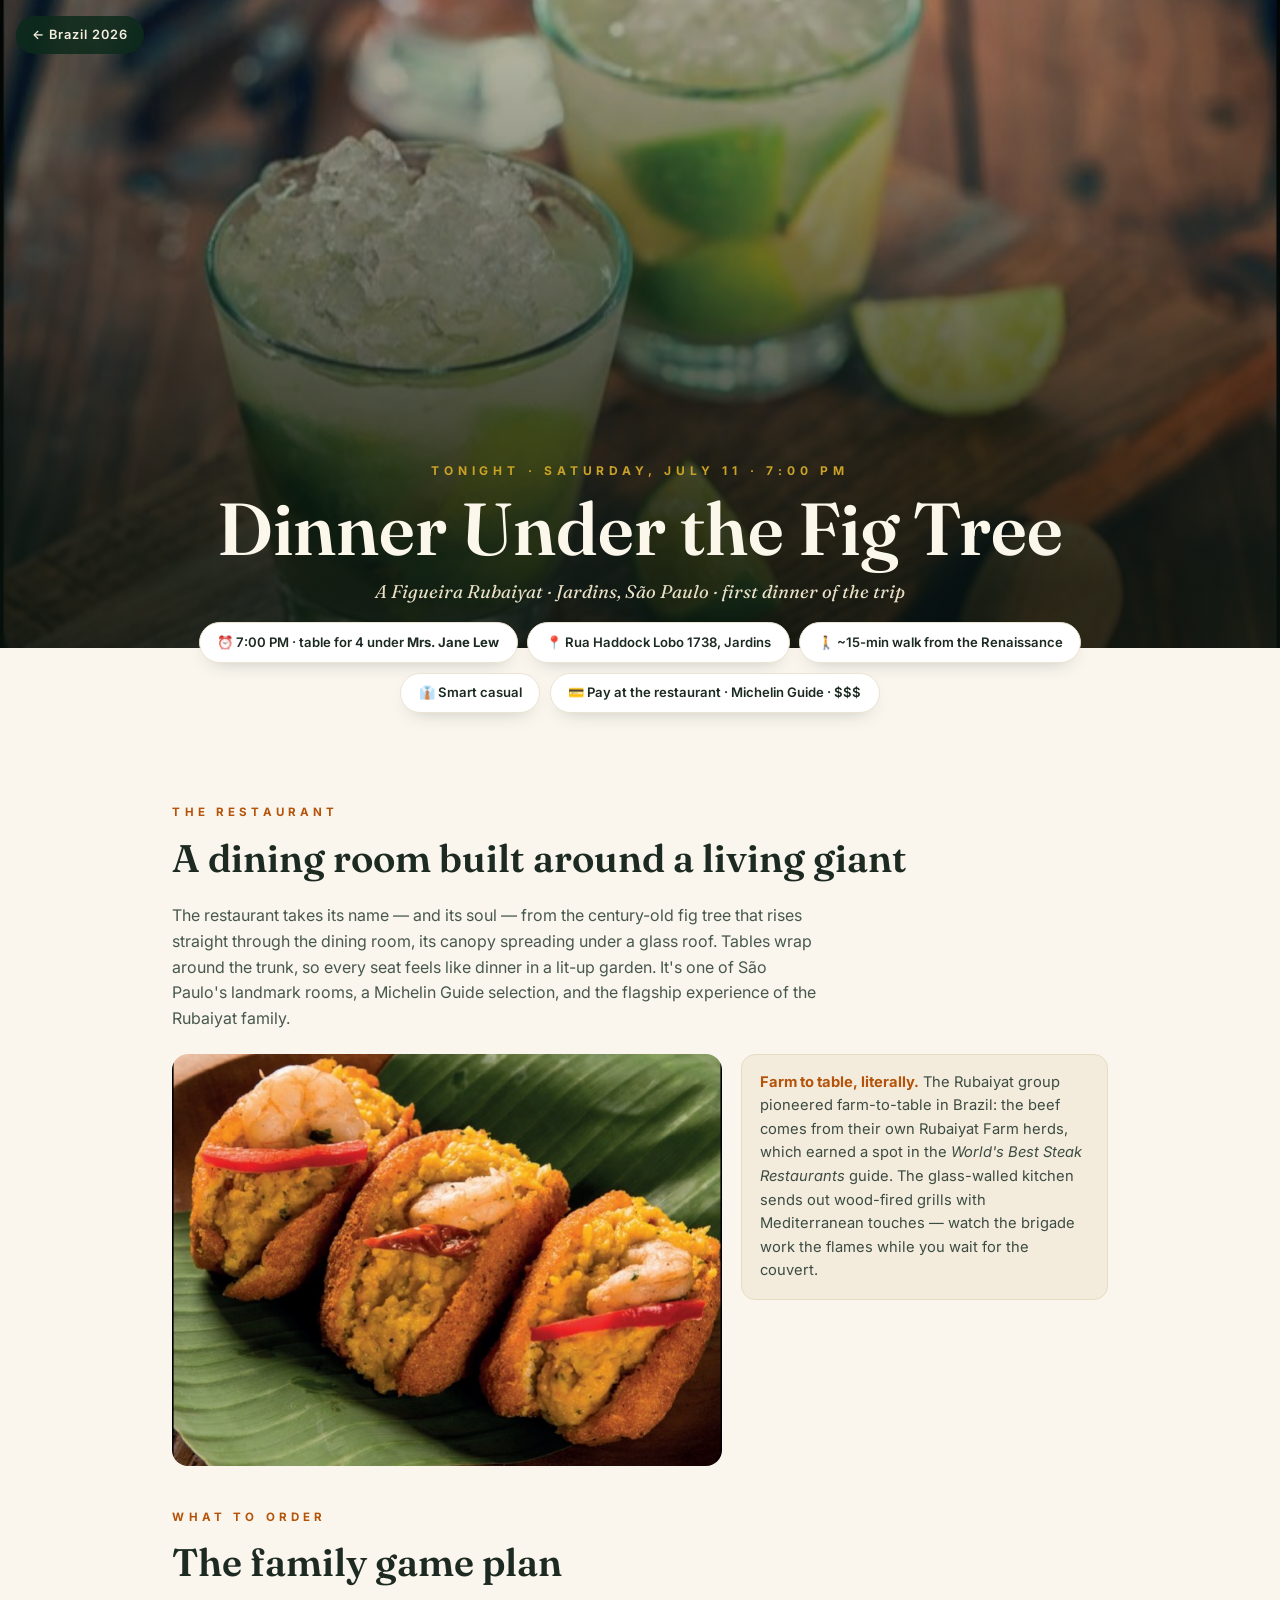
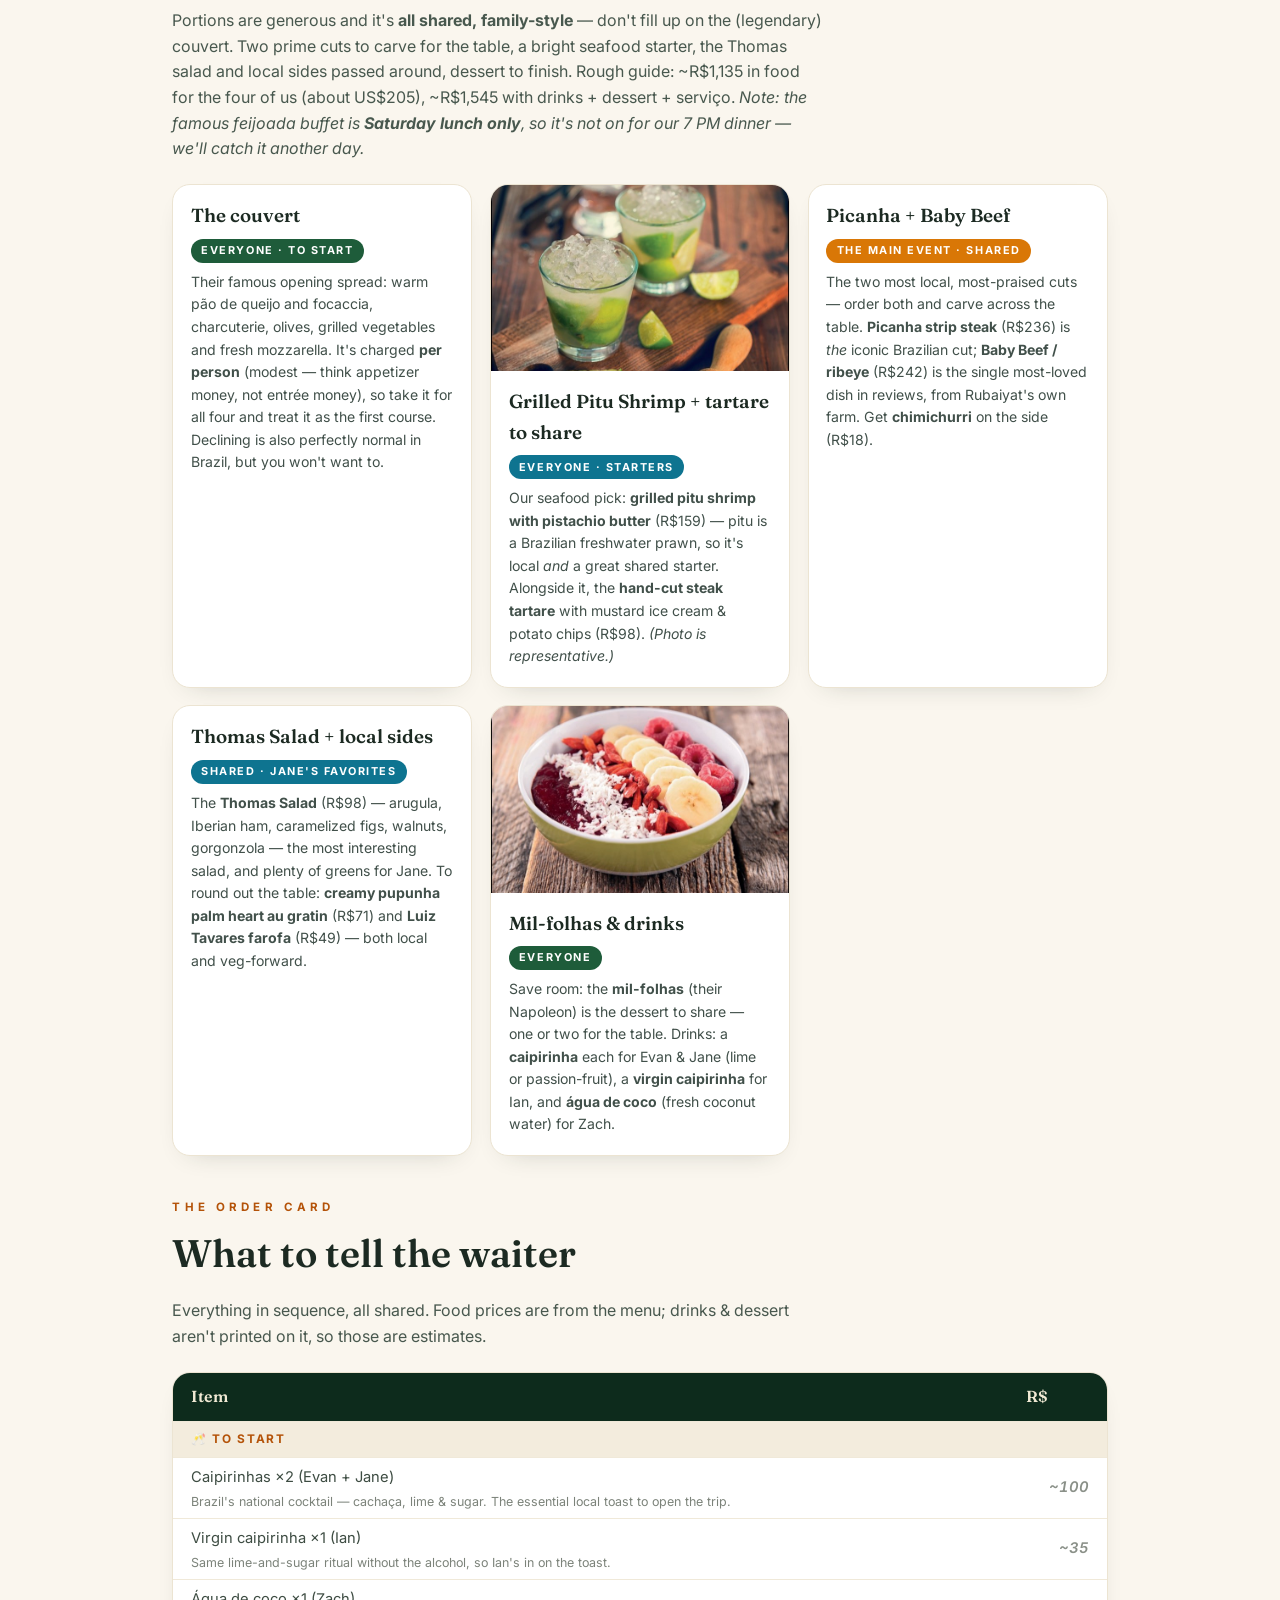
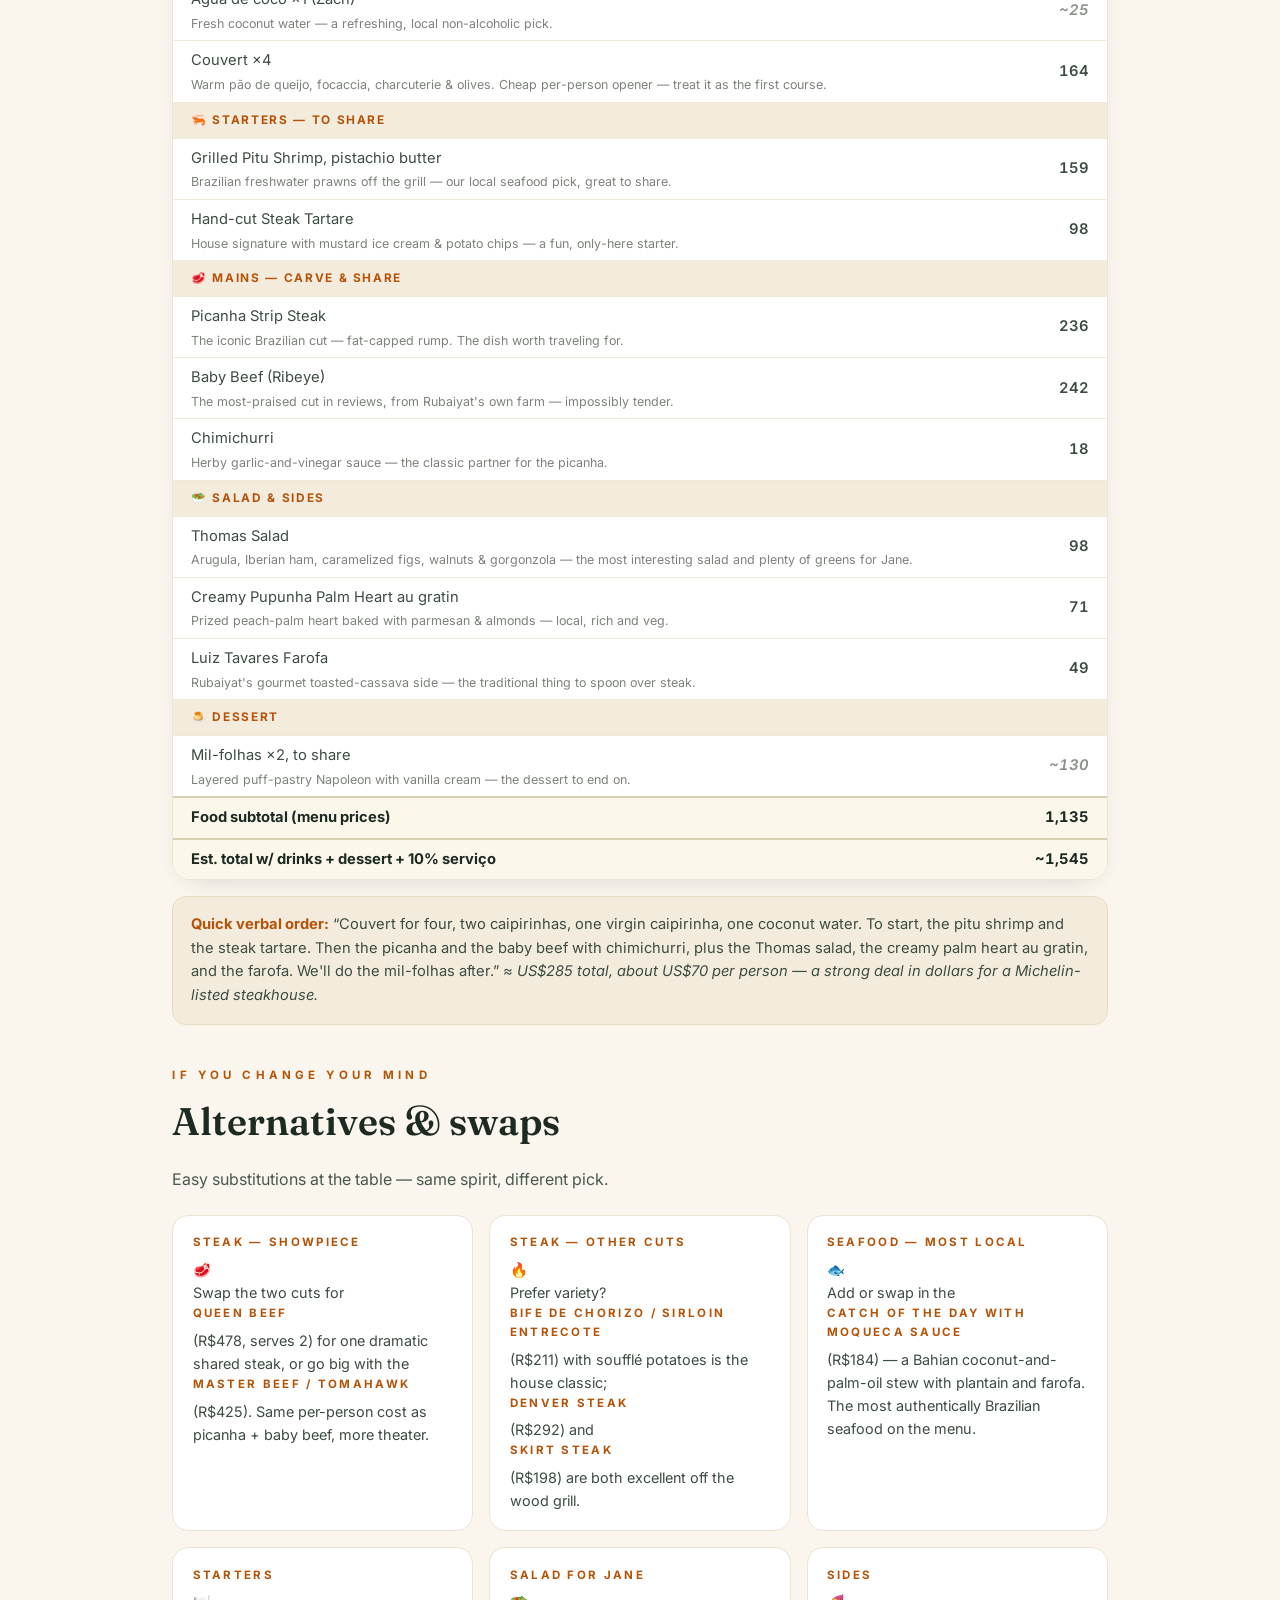
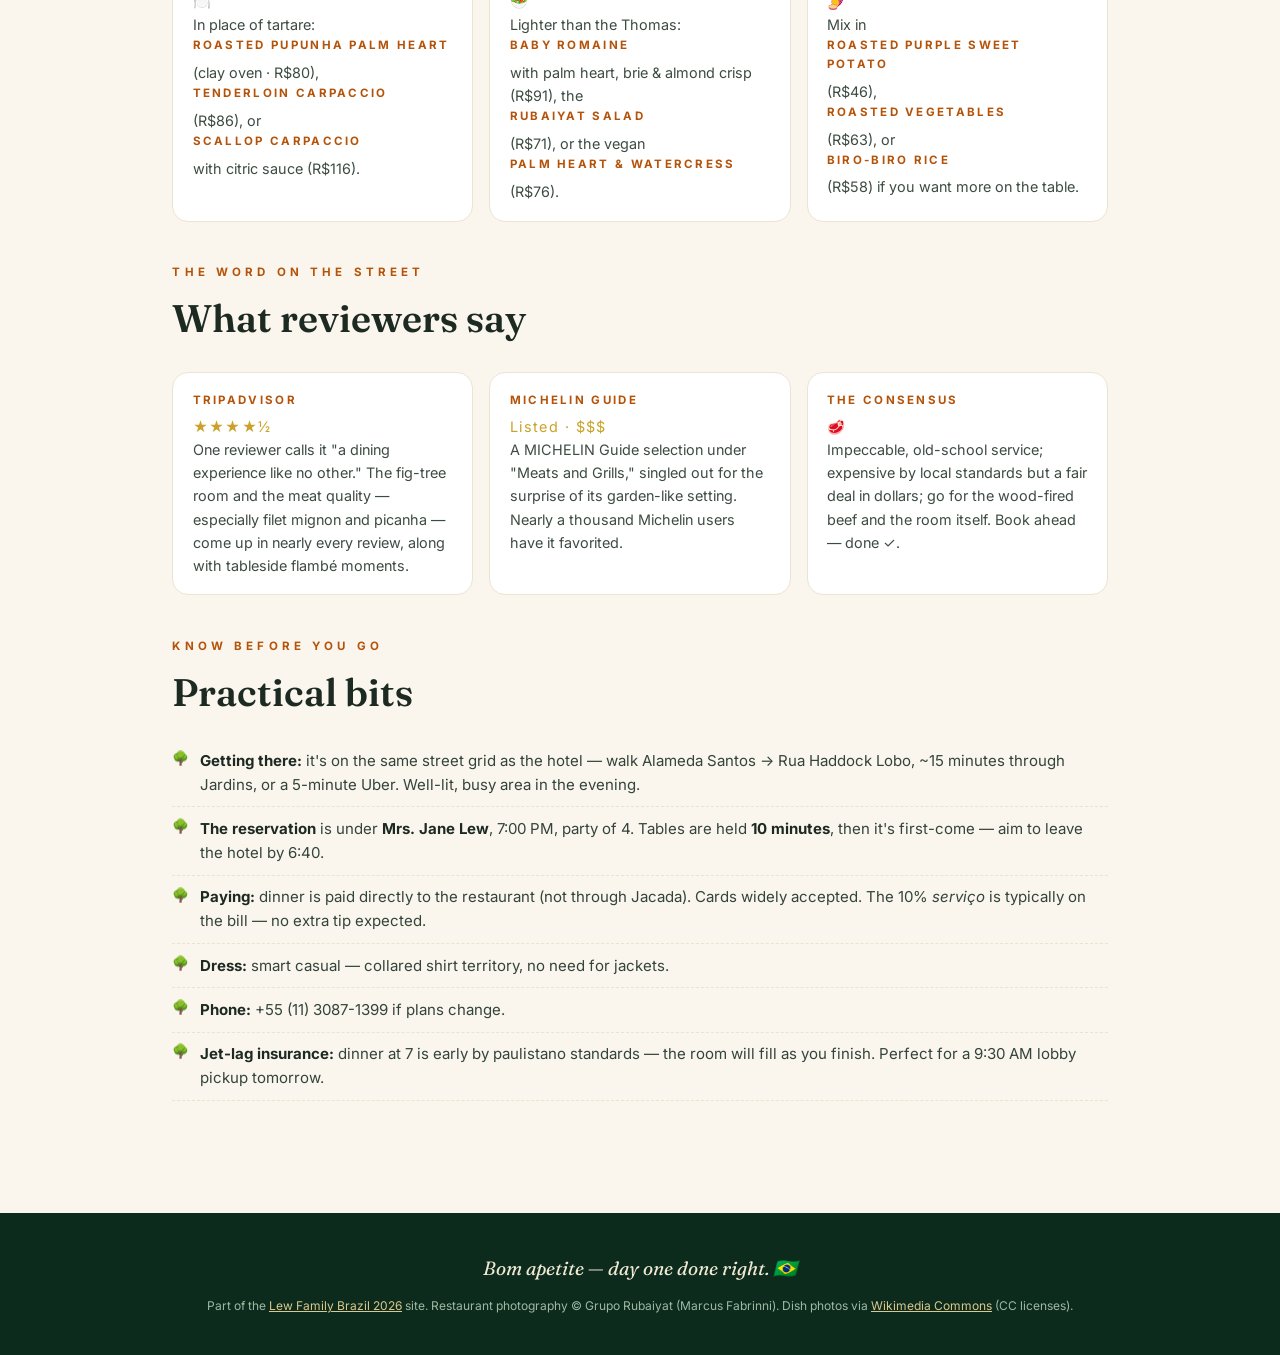
<file: figueira-dinner.html>
<!DOCTYPE html>
<html lang="en">
<head>
<meta charset="UTF-8">
<meta name="viewport" content="width=device-width, initial-scale=1.0">
<title>Dinner Under the Fig Tree — Figueira Rubaiyat · Brazil 2026</title>
<meta name="description" content="Tonight's dinner guide: Figueira Rubaiyat, São Paulo — what to order, what to know, how to get there.">
<link rel="preconnect" href="https://fonts.googleapis.com">
<link rel="preconnect" href="https://fonts.gstatic.com" crossorigin>
<link href="https://fonts.googleapis.com/css2?family=Fraunces:ital,opsz,wght@0,9..144,300;0,9..144,400;0,9..144,600;1,9..144,300&family=Inter:wght@300;400;500;600;700&display=swap" rel="stylesheet">
<link rel="icon" href="data:image/svg+xml,<svg xmlns='http://www.w3.org/2000/svg' viewBox='0 0 100 100'><text y='.9em' font-size='90'>🌳</text></svg>">
<style>
:root{--cream:#faf6ee;--cream2:#f3ecdd;--ink:#1c2a22;--ink-soft:#48584e;--green:#1e5c3a;--green-deep:#0d2b1c;
  --gold:#c9a227;--terra:#b45309;--sp:#d97706;--serif:'Fraunces',Georgia,serif;--sans:'Inter',system-ui,sans-serif}
*{margin:0;padding:0;box-sizing:border-box}
html{scroll-behavior:smooth}
body{font-family:var(--sans);background:var(--cream);color:var(--ink);line-height:1.6;-webkit-font-smoothing:antialiased}
img{display:block;max-width:100%}
a{color:var(--green)}

.back{position:fixed;top:1rem;left:1rem;z-index:20;background:rgba(13,43,28,.85);backdrop-filter:blur(8px);color:#f5efdf;
  text-decoration:none;font-size:.8rem;font-weight:600;letter-spacing:.08em;padding:.55rem 1rem;border-radius:999px}
.back:hover{background:var(--green)}

header{position:relative;min-height:72svh;display:flex;align-items:flex-end;color:#fbf7ea;overflow:hidden}
header .bg{position:absolute;inset:0;width:100%;height:100%;object-fit:cover}
header .shade{position:absolute;inset:0;background:linear-gradient(180deg,rgba(10,20,14,.25),rgba(8,18,12,.85) 90%)}
header .inner{position:relative;z-index:2;max-width:900px;margin:0 auto;padding:3rem 1.4rem 2.6rem;text-align:center;width:100%}
.kicker{font-size:.75rem;letter-spacing:.4em;text-transform:uppercase;color:var(--gold);font-weight:700}
h1{font-family:var(--serif);font-weight:600;font-size:clamp(2.4rem,7vw,4.6rem);line-height:1.05;margin:.6rem 0}
.sub{font-family:var(--serif);font-style:italic;font-size:1.15rem;color:#e8dfc6}

.facts{display:flex;flex-wrap:wrap;justify-content:center;gap:.6rem;max-width:1000px;margin:-1.6rem auto 0;position:relative;z-index:3;padding:0 1rem}
.fact{background:#fff;border:1px solid #ece4d2;border-radius:999px;padding:.55rem 1.1rem;font-size:.82rem;font-weight:600;box-shadow:0 8px 20px -12px rgba(28,42,34,.35)}
.fact span{color:var(--terra)}

main{max-width:980px;margin:0 auto;padding:3rem 1.4rem}
.eyebrow{font-size:.72rem;letter-spacing:.36em;text-transform:uppercase;color:var(--terra);font-weight:700;margin-top:2.6rem}
h2{font-family:var(--serif);font-weight:600;font-size:clamp(1.6rem,4vw,2.4rem);margin:.4rem 0 .9rem}
p.lede{color:var(--ink-soft);max-width:65ch}

.duo{display:grid;grid-template-columns:1.2fr .8fr;gap:1.2rem;margin-top:1.4rem;align-items:start}
@media(max-width:760px){.duo{grid-template-columns:1fr}}
.duo img{border-radius:16px;width:100%;aspect-ratio:4/3;object-fit:cover}
.note{background:var(--cream2);border:1px solid #e7dcc2;border-radius:14px;padding:1rem 1.1rem;font-size:.92rem;color:#3d4c42}
.note b{color:var(--terra)}

.dishes{display:grid;grid-template-columns:repeat(auto-fit,minmax(270px,1fr));gap:1.1rem;margin-top:1.4rem}
.dish{background:#fff;border:1px solid #ece4d2;border-radius:18px;overflow:hidden;box-shadow:0 10px 26px -18px rgba(28,42,34,.3)}
.dish img{width:100%;aspect-ratio:16/10;object-fit:cover}
.dish .tx{padding:1rem 1.1rem 1.2rem}
.dish h3{font-family:var(--serif);font-size:1.18rem;font-weight:600}
.dish .who{display:inline-block;font-size:.68rem;font-weight:700;letter-spacing:.14em;text-transform:uppercase;color:#fff;background:var(--sp);
  border-radius:999px;padding:.22rem .65rem;margin:.45rem 0 .5rem}
.dish .who.sea{background:#0e7490}
.dish .who.all{background:var(--green)}
.dish p{font-size:.88rem;color:#41504a}

.reviews{display:grid;grid-template-columns:repeat(auto-fit,minmax(250px,1fr));gap:1rem;margin-top:1.4rem}
.rev{background:#fff;border:1px solid #ece4d2;border-radius:16px;padding:1.1rem 1.2rem;font-size:.9rem;color:#3d4c42}
.rev b{display:block;font-size:.72rem;letter-spacing:.2em;text-transform:uppercase;color:var(--terra);margin-bottom:.4rem}
.rev .stars{color:var(--gold);letter-spacing:.1em}

.ordercard{margin-top:1.4rem;background:#fff;border:1px solid #ece4d2;border-radius:18px;overflow:hidden;box-shadow:0 10px 26px -18px rgba(28,42,34,.3)}
.ordercard table{width:100%;border-collapse:collapse;font-size:.92rem}
.ordercard th{text-align:left;background:var(--green-deep);color:#f0e9d4;font-family:var(--serif);font-weight:600;font-size:1rem;padding:.7rem 1.1rem}
.ordercard td{padding:.5rem 1.1rem;border-top:1px solid #f0e9d9;color:#3d4c42}
.ordercard td.price{text-align:right;white-space:nowrap;font-variant-numeric:tabular-nums;font-weight:600}
.ordercard tr.grp td{background:var(--cream2);font-weight:700;color:var(--terra);font-size:.74rem;letter-spacing:.14em;text-transform:uppercase}
.ordercard tr.tot td{border-top:2px solid #d9cfb4;font-weight:700;color:var(--ink);background:#fbf7ea}
.ordercard .est{color:#8a9088;font-style:italic;font-weight:400}
.ordercard td .d{display:block;font-weight:400;font-size:.78rem;line-height:1.4;color:#7c837a;margin-top:.2rem}

ul.know{list-style:none;margin-top:1rem}
ul.know li{padding:.6rem 0 .6rem 1.7rem;position:relative;border-bottom:1px dashed #ece3cf;font-size:.94rem;color:#33443a}
ul.know li::before{content:'🌳';position:absolute;left:0;top:.55rem;font-size:.85rem}
ul.know li b{color:var(--ink)}

footer{margin-top:4rem;background:var(--green-deep);color:#9fb8a4;text-align:center;padding:2.4rem 1.4rem;font-size:.75rem;line-height:1.8}
footer a{color:#d9c88f}
.sig{font-family:var(--serif);font-style:italic;font-size:1.2rem;color:#f0e9d4;margin-bottom:.6rem}
</style>
</head>
<body>

<a class="back" href="index.html">← Brazil 2026</a>

<header>
  <img class="bg" src="https://gruporubaiyat.com/api/uploads/ambiente-figueira-marcus-fabrinni-12_25.webp"
       onerror="this.onerror=null;this.src='assets/caipirinha.jpg'" alt="The dining room built around the century-old fig tree">
  <div class="shade"></div>
  <div class="inner">
    <div class="kicker">Tonight · Saturday, July 11 · 7:00 PM</div>
    <h1>Dinner Under the Fig&nbsp;Tree</h1>
    <div class="sub">A Figueira Rubaiyat · Jardins, São Paulo · first dinner of the trip</div>
  </div>
</header>

<div class="facts">
  <div class="fact"><span>⏰</span> 7:00 PM · table for 4 under <b>Mrs. Jane Lew</b></div>
  <div class="fact"><span>📍</span> Rua Haddock Lobo 1738, Jardins</div>
  <div class="fact"><span>🚶</span> ~15-min walk from the Renaissance</div>
  <div class="fact"><span>👔</span> Smart casual</div>
  <div class="fact"><span>💳</span> Pay at the restaurant · Michelin Guide · $$$</div>
</div>

<main>
  <div class="eyebrow">The Restaurant</div>
  <h2>A dining room built around a living giant</h2>
  <p class="lede">The restaurant takes its name — and its soul — from the century-old fig tree that rises straight through the dining room, its canopy spreading under a glass roof. Tables wrap around the trunk, so every seat feels like dinner in a lit-up garden. It's one of São Paulo's landmark rooms, a Michelin Guide selection, and the flagship experience of the Rubaiyat family.</p>
  <div class="duo">
    <img src="https://gruporubaiyat.com/api/uploads/forno-figueira-marcus-fabrinni-4-12_25.webp"
         onerror="this.onerror=null;this.src='assets/street-food.jpg'" alt="The wood-fired oven and glass-walled kitchen">
    <div class="note"><b>Farm to table, literally.</b> The Rubaiyat group pioneered farm-to-table in Brazil: the beef comes from their own Rubaiyat Farm herds, which earned a spot in the <i>World's Best Steak Restaurants</i> guide. The glass-walled kitchen sends out wood-fired grills with Mediterranean touches — watch the brigade work the flames while you wait for the couvert.</div>
  </div>

  <div class="eyebrow">What to Order</div>
  <h2>The family game plan</h2>
  <p class="lede">Portions are generous and it's <b>all shared, family-style</b> — don't fill up on the (legendary) couvert. Two prime cuts to carve for the table, a bright seafood starter, the Thomas salad and local sides passed around, dessert to finish. Rough guide: ~R$1,135 in food for the four of us (about US$205), ~R$1,545 with drinks + dessert + serviço. <i>Note: the famous feijoada buffet is <b>Saturday lunch only</b>, so it's not on for our 7 PM dinner — we'll catch it another day.</i></p>
  <div class="dishes">
    <div class="dish">
      <div class="tx"><h3>The couvert</h3><span class="who all">Everyone · to start</span>
      <p>Their famous opening spread: warm pão de queijo and focaccia, charcuterie, olives, grilled vegetables and fresh mozzarella. It's charged <b>per person</b> (modest — think appetizer money, not entrée money), so take it for all four and treat it as the first course. Declining is also perfectly normal in Brazil, but you won't want to.</p></div>
    </div>
    <div class="dish">
      <img src="https://commons.wikimedia.org/wiki/Special:FilePath/Grilled%20Garlic%20butter%20prawns%20with%20spicy%20prawn%20heads.jpg?width=900"
           onerror="this.onerror=null;this.src='assets/caipirinha.jpg'" alt="Grilled prawns, representative of the pitu shrimp starter">
      <div class="tx"><h3>Grilled Pitu Shrimp + tartare to share</h3><span class="who sea">Everyone · starters</span>
      <p>Our seafood pick: <b>grilled pitu shrimp with pistachio butter</b> (R$159) — pitu is a Brazilian freshwater prawn, so it's local <i>and</i> a great shared starter. Alongside it, the <b>hand-cut steak tartare</b> with mustard ice cream & potato chips (R$98). <i>(Photo is representative.)</i></p></div>
    </div>
    <div class="dish">
      <div class="tx"><h3>Picanha + Baby Beef</h3><span class="who">The main event · shared</span>
      <p>The two most local, most-praised cuts — order both and carve across the table. <b>Picanha strip steak</b> (R$236) is <i>the</i> iconic Brazilian cut; <b>Baby Beef / ribeye</b> (R$242) is the single most-loved dish in reviews, from Rubaiyat's own farm. Get <b>chimichurri</b> on the side (R$18).</p></div>
    </div>
    <div class="dish">
      <div class="tx"><h3>Thomas Salad + local sides</h3><span class="who sea">Shared · Jane's favorites</span>
      <p>The <b>Thomas Salad</b> (R$98) — arugula, Iberian ham, caramelized figs, walnuts, gorgonzola — the most interesting salad, and plenty of greens for Jane. To round out the table: <b>creamy pupunha palm heart au gratin</b> (R$71) and <b>Luiz Tavares farofa</b> (R$49) — both local and veg-forward.</p></div>
    </div>
    <div class="dish">
      <img src="https://commons.wikimedia.org/wiki/Special:FilePath/Mille-feuille_structure.jpg?width=900"
           onerror="this.onerror=null;this.src='assets/acai-bowl.jpg'" alt="Mille-feuille layers">
      <div class="tx"><h3>Mil-folhas &amp; drinks</h3><span class="who all">Everyone</span>
      <p>Save room: the <b>mil-folhas</b> (their Napoleon) is the dessert to share — one or two for the table. Drinks: a <b>caipirinha</b> each for Evan &amp; Jane (lime or passion-fruit), a <b>virgin caipirinha</b> for Ian, and <b>água de coco</b> (fresh coconut water) for Zach.</p></div>
    </div>
  </div>

  <div class="eyebrow">The Order Card</div>
  <h2>What to tell the waiter</h2>
  <p class="lede">Everything in sequence, all shared. Food prices are from the menu; drinks &amp; dessert aren't printed on it, so those are estimates.</p>
  <div class="ordercard">
    <table>
      <tr><th>Item</th><th class="price">R$</th></tr>
      <tr class="grp"><td colspan="2">🥂 To start</td></tr>
      <tr><td>Caipirinhas ×2 (Evan + Jane)<span class="d">Brazil's national cocktail — cachaça, lime &amp; sugar. The essential local toast to open the trip.</span></td><td class="price est">~100</td></tr>
      <tr><td>Virgin caipirinha ×1 (Ian)<span class="d">Same lime-and-sugar ritual without the alcohol, so Ian's in on the toast.</span></td><td class="price est">~35</td></tr>
      <tr><td>Água de coco ×1 (Zach)<span class="d">Fresh coconut water — a refreshing, local non-alcoholic pick.</span></td><td class="price est">~25</td></tr>
      <tr><td>Couvert ×4<span class="d">Warm pão de queijo, focaccia, charcuterie &amp; olives. Cheap per-person opener — treat it as the first course.</span></td><td class="price">164</td></tr>
      <tr class="grp"><td colspan="2">🦐 Starters — to share</td></tr>
      <tr><td>Grilled Pitu Shrimp, pistachio butter<span class="d">Brazilian freshwater prawns off the grill — our local seafood pick, great to share.</span></td><td class="price">159</td></tr>
      <tr><td>Hand-cut Steak Tartare<span class="d">House signature with mustard ice cream &amp; potato chips — a fun, only-here starter.</span></td><td class="price">98</td></tr>
      <tr class="grp"><td colspan="2">🥩 Mains — carve &amp; share</td></tr>
      <tr><td>Picanha Strip Steak<span class="d">The iconic Brazilian cut — fat-capped rump. The dish worth traveling for.</span></td><td class="price">236</td></tr>
      <tr><td>Baby Beef (Ribeye)<span class="d">The most-praised cut in reviews, from Rubaiyat's own farm — impossibly tender.</span></td><td class="price">242</td></tr>
      <tr><td>Chimichurri<span class="d">Herby garlic-and-vinegar sauce — the classic partner for the picanha.</span></td><td class="price">18</td></tr>
      <tr class="grp"><td colspan="2">🥗 Salad &amp; sides</td></tr>
      <tr><td>Thomas Salad<span class="d">Arugula, Iberian ham, caramelized figs, walnuts &amp; gorgonzola — the most interesting salad and plenty of greens for Jane.</span></td><td class="price">98</td></tr>
      <tr><td>Creamy Pupunha Palm Heart au gratin<span class="d">Prized peach-palm heart baked with parmesan &amp; almonds — local, rich and veg.</span></td><td class="price">71</td></tr>
      <tr><td>Luiz Tavares Farofa<span class="d">Rubaiyat's gourmet toasted-cassava side — the traditional thing to spoon over steak.</span></td><td class="price">49</td></tr>
      <tr class="grp"><td colspan="2">🍮 Dessert</td></tr>
      <tr><td>Mil-folhas ×2, to share<span class="d">Layered puff-pastry Napoleon with vanilla cream — the dessert to end on.</span></td><td class="price est">~130</td></tr>
      <tr class="tot"><td>Food subtotal (menu prices)</td><td class="price">1,135</td></tr>
      <tr class="tot"><td>Est. total w/ drinks + dessert + 10% serviço</td><td class="price">~1,545</td></tr>
    </table>
  </div>
  <div class="note" style="margin-top:1rem"><b>Quick verbal order:</b> “Couvert for four, two caipirinhas, one virgin caipirinha, one coconut water. To start, the pitu shrimp and the steak tartare. Then the picanha and the baby beef with chimichurri, plus the Thomas salad, the creamy palm heart au gratin, and the farofa. We'll do the mil-folhas after.” <i>≈ US$285 total, about US$70 per person — a strong deal in dollars for a Michelin-listed steakhouse.</i></div>

  <div class="eyebrow">If You Change Your Mind</div>
  <h2>Alternatives &amp; swaps</h2>
  <p class="lede">Easy substitutions at the table — same spirit, different pick.</p>
  <div class="reviews">
    <div class="rev"><b>Steak — showpiece</b><span class="stars">🥩</span><br>Swap the two cuts for <b>Queen Beef</b> (R$478, serves 2) for one dramatic shared steak, or go big with the <b>Master Beef / Tomahawk</b> (R$425). Same per-person cost as picanha + baby beef, more theater.</div>
    <div class="rev"><b>Steak — other cuts</b><span class="stars">🔥</span><br>Prefer variety? <b>Bife de chorizo / Sirloin Entrecote</b> (R$211) with soufflé potatoes is the house classic; <b>Denver Steak</b> (R$292) and <b>Skirt Steak</b> (R$198) are both excellent off the wood grill.</div>
    <div class="rev"><b>Seafood — most local</b><span class="stars">🐟</span><br>Add or swap in the <b>Catch of the Day with moqueca sauce</b> (R$184) — a Bahian coconut-and-palm-oil stew with plantain and farofa. The most authentically Brazilian seafood on the menu.</div>
    <div class="rev"><b>Starters</b><span class="stars">🍽️</span><br>In place of tartare: <b>Roasted Pupunha Palm Heart</b> (clay oven · R$80), <b>Tenderloin Carpaccio</b> (R$86), or <b>Scallop Carpaccio</b> with citric sauce (R$116).</div>
    <div class="rev"><b>Salad for Jane</b><span class="stars">🥗</span><br>Lighter than the Thomas: <b>Baby Romaine</b> with palm heart, brie &amp; almond crisp (R$91), the <b>Rubaiyat Salad</b> (R$71), or the vegan <b>Palm Heart &amp; Watercress</b> (R$76).</div>
    <div class="rev"><b>Sides</b><span class="stars">🍠</span><br>Mix in <b>roasted purple sweet potato</b> (R$46), <b>roasted vegetables</b> (R$63), or <b>Biro-Biro rice</b> (R$58) if you want more on the table.</div>
  </div>

  <div class="eyebrow">The Word on the Street</div>
  <h2>What reviewers say</h2>
  <div class="reviews">
    <div class="rev"><b>Tripadvisor</b><span class="stars">★★★★½</span><br>One reviewer calls it "a dining experience like no other." The fig-tree room and the meat quality — especially filet mignon and picanha — come up in nearly every review, along with tableside flambé moments.</div>
    <div class="rev"><b>Michelin Guide</b><span class="stars">Listed · $$$</span><br>A MICHELIN Guide selection under "Meats and Grills," singled out for the surprise of its garden-like setting. Nearly a thousand Michelin users have it favorited.</div>
    <div class="rev"><b>The consensus</b><span class="stars">🥩</span><br>Impeccable, old-school service; expensive by local standards but a fair deal in dollars; go for the wood-fired beef and the room itself. Book ahead — done ✓.</div>
  </div>

  <div class="eyebrow">Know Before You Go</div>
  <h2>Practical bits</h2>
  <ul class="know">
    <li><b>Getting there:</b> it's on the same street grid as the hotel — walk Alameda Santos → Rua Haddock Lobo, ~15 minutes through Jardins, or a 5-minute Uber. Well-lit, busy area in the evening.</li>
    <li><b>The reservation</b> is under <b>Mrs. Jane Lew</b>, 7:00 PM, party of 4. Tables are held <b>10 minutes</b>, then it's first-come — aim to leave the hotel by 6:40.</li>
    <li><b>Paying:</b> dinner is paid directly to the restaurant (not through Jacada). Cards widely accepted. The 10% <i>serviço</i> is typically on the bill — no extra tip expected.</li>
    <li><b>Dress:</b> smart casual — collared shirt territory, no need for jackets.</li>
    <li><b>Phone:</b> +55 (11) 3087-1399 if plans change.</li>
    <li><b>Jet-lag insurance:</b> dinner at 7 is early by paulistano standards — the room will fill as you finish. Perfect for a 9:30 AM lobby pickup tomorrow.</li>
  </ul>
</main>

<footer>
  <div class="sig">Bom apetite — day one done right. 🇧🇷</div>
  Part of the <a href="index.html">Lew Family Brazil 2026</a> site. Restaurant photography © Grupo Rubaiyat (Marcus Fabrinni).
  Dish photos via <a href="https://commons.wikimedia.org">Wikimedia Commons</a> (CC licenses).
</footer>

</body>
</html>
</file>
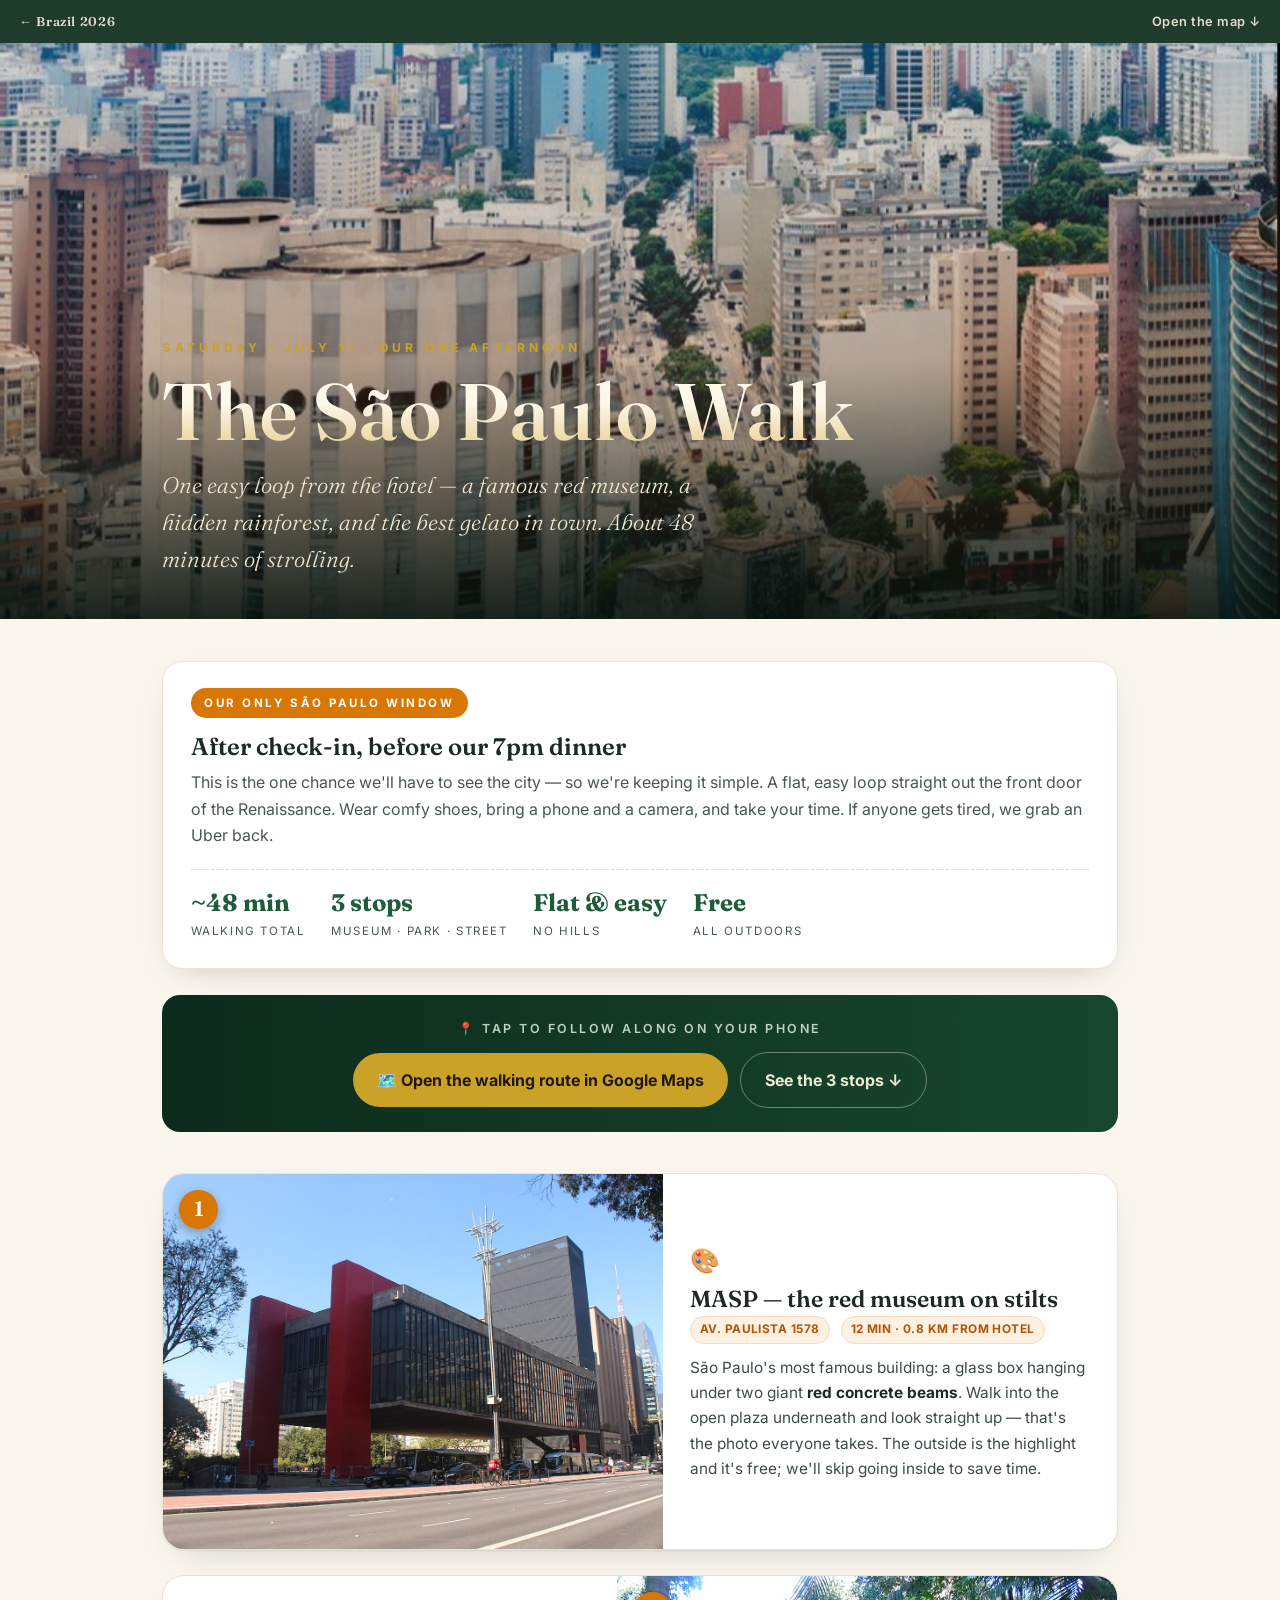
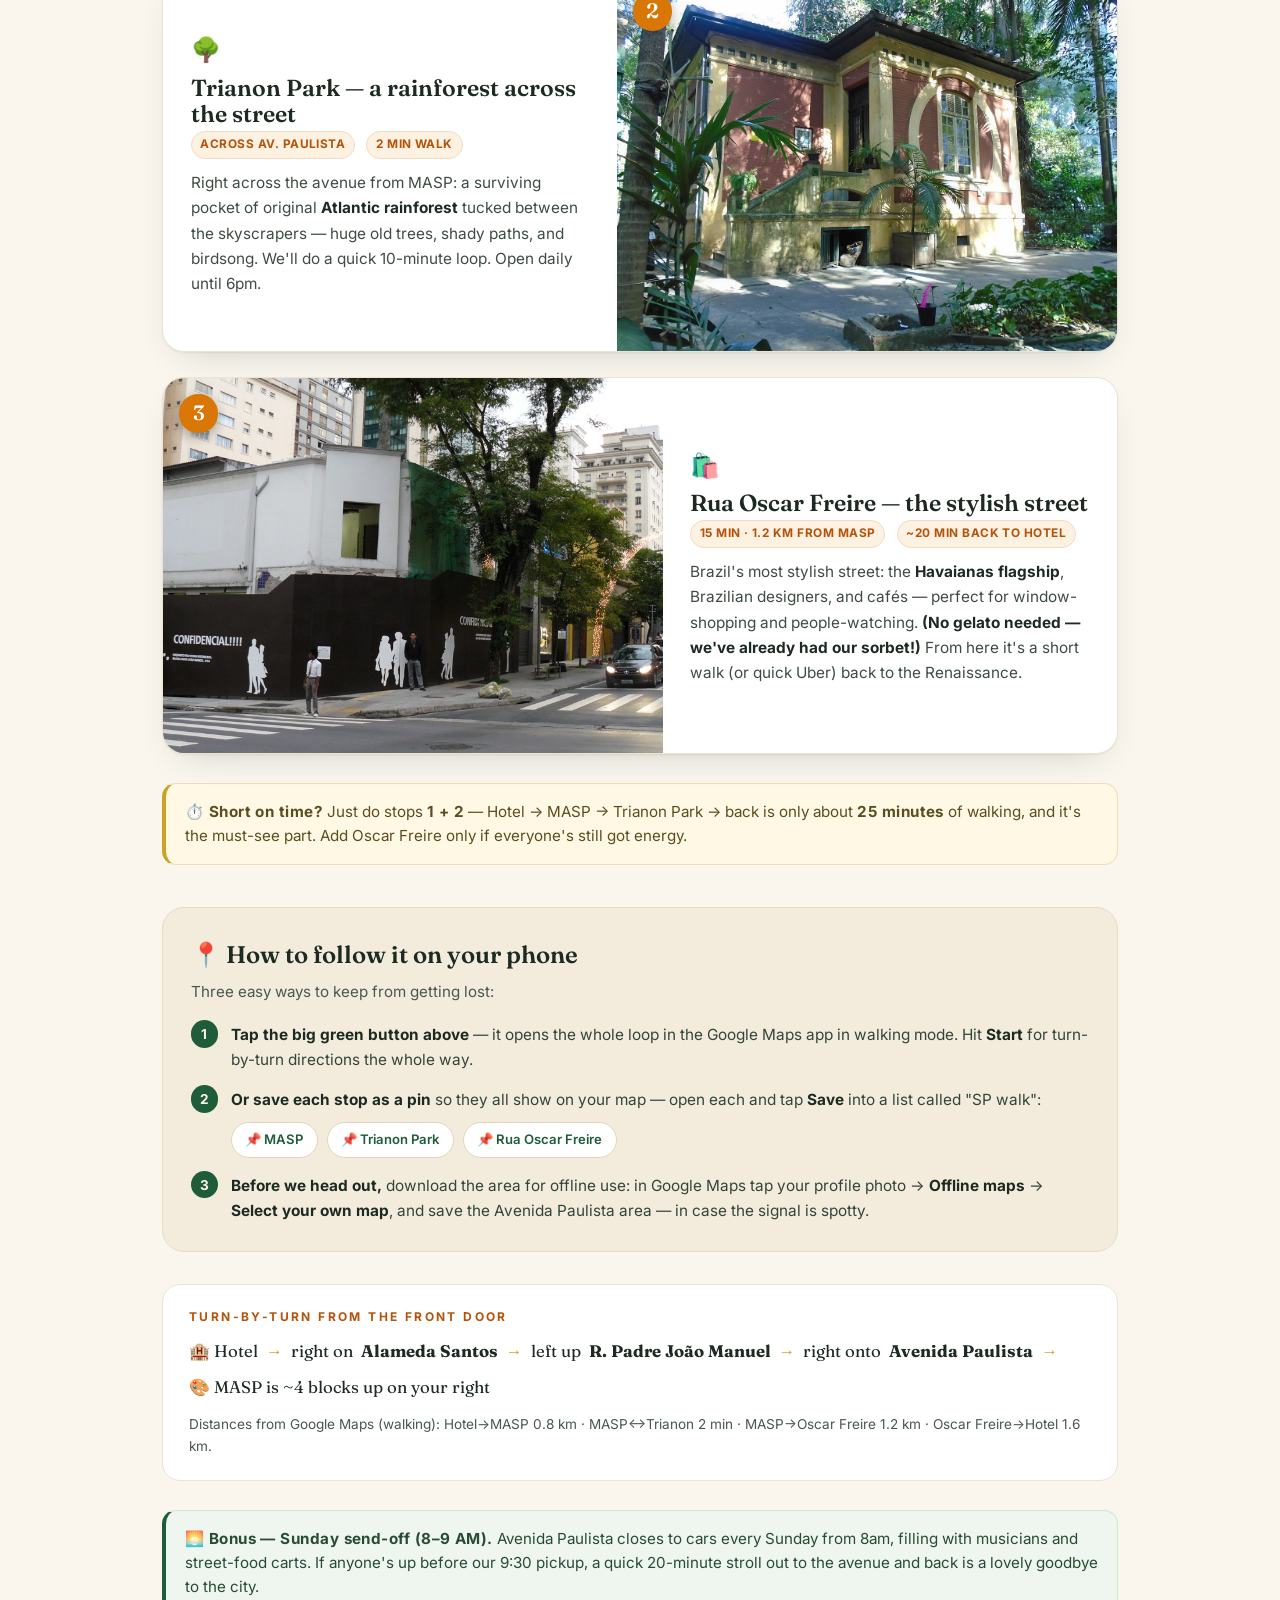
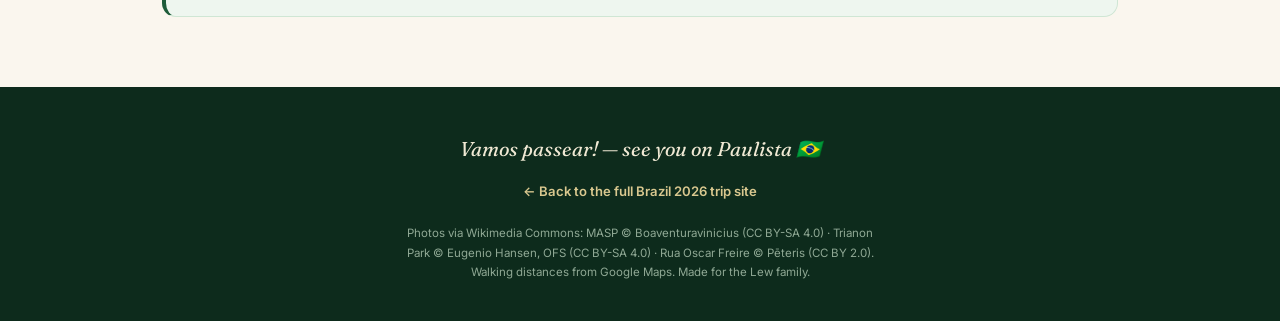
<file: sao-paulo-walk.html>
<!DOCTYPE html>
<html lang="en">
<head>
<meta charset="UTF-8">
<meta name="viewport" content="width=device-width, initial-scale=1.0">
<title>Our São Paulo Afternoon Walk · Brazil 2026</title>
<meta name="description" content="A simple, easy-to-follow afternoon walking loop from the Renaissance São Paulo — MASP, Trianon Park and Rua Oscar Freire in about 48 minutes. With a one-tap Google Maps route.">
<meta property="og:title" content="Our São Paulo Afternoon Walk 🚶">
<meta property="og:description" content="Sat 7/11 — one easy loop from the hotel: the red MASP museum, a rainforest park, and gelato on Rua Oscar Freire. Tap for the Google Maps route.">
<meta property="og:type" content="website">
<meta property="og:image" content="assets/sp-masp.jpg">
<link rel="preconnect" href="https://fonts.googleapis.com">
<link rel="preconnect" href="https://fonts.gstatic.com" crossorigin>
<link href="https://fonts.googleapis.com/css2?family=Fraunces:opsz,wght@9..144,300;9..144,400;9..144,500;9..144,600;9..144,700&family=Inter:wght@300;400;500;600;700&display=swap" rel="stylesheet">
<link rel="icon" href="data:image/svg+xml,<svg xmlns='http://www.w3.org/2000/svg' viewBox='0 0 100 100'><text y='.9em' font-size='90'>🚶</text></svg>">
<style>
:root{
  --cream:#faf6ee; --cream2:#f3ecdd; --ink:#1c2a22; --ink-soft:#48584e;
  --green:#1e5c3a; --green-deep:#0d2b1c; --gold:#c9a227; --terra:#b45309; --sp:#d97706;
  --serif:'Fraunces',Georgia,serif; --sans:'Inter',system-ui,sans-serif;
}
*{margin:0;padding:0;box-sizing:border-box}
html{scroll-behavior:smooth}
body{font-family:var(--sans);background:var(--cream);color:var(--ink);line-height:1.65;-webkit-font-smoothing:antialiased}
img{display:block;max-width:100%}
a{color:inherit}

/* top bar */
.topbar{position:sticky;top:0;z-index:40;display:flex;align-items:center;justify-content:space-between;
  padding:.7rem 1.2rem;background:rgba(13,43,28,.92);backdrop-filter:blur(10px);color:#f5efdf}
.topbar a{text-decoration:none;font-size:.8rem;font-weight:600;letter-spacing:.04em;opacity:.9}
.topbar a:hover{opacity:1}
.topbar .brand{font-family:var(--serif);letter-spacing:.05em}

/* hero */
header{position:relative;min-height:64svh;display:flex;align-items:flex-end;overflow:hidden;color:#fbf7ea}
header .bg{position:absolute;inset:0;width:100%;height:100%;object-fit:cover;filter:saturate(1.05)}
header .shade{position:absolute;inset:0;background:linear-gradient(180deg,rgba(10,20,14,.15) 0%,rgba(120,60,10,.35) 55%,rgba(8,18,12,.9) 100%)}
header .inner{position:relative;z-index:2;padding:2.6rem 1.4rem;max-width:1000px;margin:0 auto;width:100%}
.kicker{font-size:.76rem;letter-spacing:.34em;text-transform:uppercase;color:var(--gold);font-weight:700;margin-bottom:.8rem}
header h1{font-family:var(--serif);font-weight:600;font-size:clamp(2.5rem,8vw,5rem);line-height:1;letter-spacing:.01em;
  background:linear-gradient(180deg,#fdf8ea 40%,#e7cf94 100%);-webkit-background-clip:text;background-clip:text;color:transparent}
header .sub{margin-top:1rem;font-family:var(--serif);font-style:italic;font-weight:300;font-size:clamp(1.05rem,3vw,1.4rem);color:#f0e7cf;max-width:40ch}

/* layout */
main{max-width:1000px;margin:0 auto;padding:2.6rem 1.4rem 1rem}
.intro{background:#fff;border:1px solid #ece4d2;border-radius:20px;padding:1.6rem 1.7rem;
  box-shadow:0 12px 34px -20px rgba(28,42,34,.35)}
.intro .when{display:inline-block;font-size:.72rem;font-weight:700;letter-spacing:.22em;text-transform:uppercase;
  color:#fff;background:var(--sp);padding:.35rem .85rem;border-radius:999px;margin-bottom:.9rem}
.intro h2{font-family:var(--serif);font-weight:600;font-size:1.5rem;line-height:1.2;margin-bottom:.5rem}
.intro p{color:var(--ink-soft);font-size:1rem}
.facts{display:flex;flex-wrap:wrap;gap:1.6rem;margin-top:1.3rem;padding-top:1.2rem;border-top:1px dashed #e2d8c0}
.fact b{display:block;font-family:var(--serif);font-size:1.5rem;color:var(--green);line-height:1.1}
.fact span{font-size:.72rem;letter-spacing:.14em;text-transform:uppercase;color:var(--ink-soft)}

/* big CTA */
.cta{display:flex;flex-wrap:wrap;gap:.8rem;align-items:center;justify-content:center;text-align:center;
  margin:1.6rem auto 0;background:linear-gradient(90deg,#0d2b1c,#17472e);color:#f4eed8;
  border-radius:18px;padding:1.5rem 1.4rem}
.cta .lead{width:100%;font-size:.78rem;letter-spacing:.2em;text-transform:uppercase;color:#bcd3c0;font-weight:600}
.btn{display:inline-flex;align-items:center;gap:.55rem;text-decoration:none;font-weight:700;font-size:1rem;
  padding:.85rem 1.5rem;border-radius:999px;background:var(--gold);color:#20180a;transition:.2s}
.btn:hover{transform:translateY(-2px);box-shadow:0 12px 24px -12px rgba(201,162,39,.7)}
.btn.ghost{background:transparent;color:#f0e9d4;border:1px solid rgba(240,233,212,.4)}
.btn.ghost:hover{background:rgba(201,162,39,.2);box-shadow:none}

/* stop cards */
.stops{margin-top:2.6rem;display:grid;gap:1.6rem}
.stop{display:grid;grid-template-columns:1.1fr 1fr;gap:0;background:#fff;border:1px solid #ece4d2;border-radius:22px;overflow:hidden;
  box-shadow:0 1px 2px rgba(28,42,34,.06),0 14px 36px -22px rgba(28,42,34,.3)}
.stop:nth-child(even){grid-template-columns:1fr 1.1fr}
.stop:nth-child(even) .shot{order:2}
@media(max-width:760px){.stop,.stop:nth-child(even){grid-template-columns:1fr}.stop:nth-child(even) .shot{order:0}}
.shot{position:relative;min-height:230px;background:#e7dfcb}
.shot img{width:100%;height:100%;object-fit:cover;aspect-ratio:4/3}
.num-badge{position:absolute;top:1rem;left:1rem;width:2.4rem;height:2.4rem;border-radius:50%;
  background:var(--sp);color:#fff;font-family:var(--serif);font-weight:600;font-size:1.3rem;display:flex;align-items:center;justify-content:center;
  box-shadow:0 4px 12px rgba(0,0,0,.3)}
.stop .txt{padding:1.6rem 1.7rem;display:flex;flex-direction:column;justify-content:center}
.stop .emoji{font-size:1.5rem}
.stop h3{font-family:var(--serif);font-weight:600;font-size:1.45rem;line-height:1.15;margin:.3rem 0 .2rem}
.stop .meta{display:inline-flex;flex-wrap:wrap;gap:.4rem .7rem;font-size:.74rem;font-weight:700;letter-spacing:.04em;color:var(--terra);
  text-transform:uppercase;margin-bottom:.7rem}
.stop .meta span{background:#fdf1e2;border:1px solid #f0dcc2;padding:.2rem .55rem;border-radius:999px}
.stop p{color:#3d4c42;font-size:.96rem}
.stop p b{color:var(--ink)}

/* note boxes */
.note{margin-top:1.8rem;border-radius:14px;padding:1rem 1.15rem;font-size:.95rem;line-height:1.6}
.note.short{background:#fff8e4;border:1px solid #ecdfb4;border-left:4px solid var(--gold);color:#5c4d20}
.note.sun{background:#eef6ef;border:1px solid #cfe6d4;border-left:4px solid var(--green);color:#274b35}
.note b{letter-spacing:.03em}

/* track section */
.track{margin-top:2.6rem;background:var(--cream2);border:1px solid #e7dcc2;border-radius:22px;padding:1.7rem 1.7rem}
.track h2{font-family:var(--serif);font-weight:600;font-size:1.5rem;margin-bottom:.3rem}
.track .sub{color:var(--ink-soft);font-size:.95rem;margin-bottom:1.1rem}
.steps{list-style:none;display:grid;gap:.9rem;counter-reset:s}
.steps li{position:relative;padding-left:2.5rem;font-size:.96rem;color:#33443a}
.steps li::before{counter-increment:s;content:counter(s);position:absolute;left:0;top:-.1rem;
  width:1.7rem;height:1.7rem;border-radius:50%;background:var(--green);color:#fdf7e6;font-weight:700;font-size:.85rem;
  display:flex;align-items:center;justify-content:center}
.steps li b{color:var(--ink)}
.pins{display:flex;flex-wrap:wrap;gap:.55rem;margin-top:.6rem}
.pins a{text-decoration:none;font-size:.82rem;font-weight:600;padding:.4rem .85rem;border-radius:999px;
  background:#fff;border:1px solid #e2d5ba;color:var(--green);transition:.2s}
.pins a:hover{border-color:var(--gold);color:var(--terra)}

/* turn by turn */
.turns{margin-top:2rem;background:#fff;border:1px solid #ece4d2;border-radius:18px;padding:1.4rem 1.6rem}
.turns h3{font-size:.75rem;letter-spacing:.2em;text-transform:uppercase;color:var(--terra);font-weight:700;margin-bottom:.7rem}
.turns .row{display:flex;flex-wrap:wrap;align-items:center;gap:.5rem;font-family:var(--serif);font-size:1.05rem;color:var(--ink)}
.turns .row .arrow{color:var(--gold);font-weight:700}
.turns small{display:block;margin-top:.7rem;color:var(--ink-soft);font-size:.85rem;font-family:var(--sans)}

/* footer */
footer{margin-top:3.4rem;background:var(--green-deep);color:#cfc7ac;padding:2.8rem 1.4rem 2.4rem;text-align:center}
footer .sig{font-family:var(--serif);font-style:italic;font-size:1.25rem;color:#f0e9d4}
footer .back{display:inline-block;margin-top:1rem;font-size:.82rem;font-weight:600;color:#d9c88f;text-decoration:none}
footer .credits{max-width:70ch;margin:1.3rem auto 0;font-size:.72rem;line-height:1.7;color:#8fa894}
footer a{color:#d9c88f}
</style>
</head>
<body>

<div class="topbar">
  <a class="brand" href="index.html">← Brazil 2026</a>
  <a href="#route">Open the map ↓</a>
</div>

<header>
  <img class="bg" src="assets/sao-paulo-skyline.jpg" alt="São Paulo skyline">
  <div class="shade"></div>
  <div class="inner">
    <div class="kicker">Saturday · July 11 · Our one afternoon</div>
    <h1>The São Paulo Walk</h1>
    <p class="sub">One easy loop from the hotel — a famous red museum, a hidden rainforest, and the best gelato in town. About 48 minutes of strolling.</p>
  </div>
</header>

<main>

  <div class="intro">
    <span class="when">Our only São Paulo window</span>
    <h2>After check-in, before our 7pm dinner</h2>
    <p>This is the one chance we'll have to see the city — so we're keeping it simple. A flat, easy loop straight out the front door of the Renaissance. Wear comfy shoes, bring a phone and a camera, and take your time. If anyone gets tired, we grab an Uber back.</p>
    <div class="facts">
      <div class="fact"><b>~48 min</b><span>Walking total</span></div>
      <div class="fact"><b>3 stops</b><span>Museum · Park · Street</span></div>
      <div class="fact"><b>Flat &amp; easy</b><span>No hills</span></div>
      <div class="fact"><b>Free</b><span>All outdoors</span></div>
    </div>
  </div>

  <div class="cta" id="route">
    <div class="lead">📍 Tap to follow along on your phone</div>
    <a class="btn" href="https://www.google.com/maps/dir/?api=1&travelmode=walking&origin=-23.5588193,-46.6620406&destination=-23.5588193,-46.6620406&waypoints=-23.561414,-46.6558819%7C-23.5615399,-46.657111%7C-23.5686704,-46.6626754" target="_blank" rel="noopener">🗺️ Open the walking route in Google Maps</a>
    <a class="btn ghost" href="#stops">See the 3 stops ↓</a>
  </div>

  <div class="stops" id="stops">

    <div class="stop">
      <div class="shot"><span class="num-badge">1</span><img src="assets/sp-masp.jpg" alt="The red MASP museum on Avenida Paulista"></div>
      <div class="txt">
        <div class="emoji">🎨</div>
        <h3>MASP — the red museum on stilts</h3>
        <div class="meta"><span>Av. Paulista 1578</span><span>12 min · 0.8 km from hotel</span></div>
        <p>São Paulo's most famous building: a glass box hanging under two giant <b>red concrete beams</b>. Walk into the open plaza underneath and look straight up — that's the photo everyone takes. The outside is the highlight and it's free; we'll skip going inside to save time.</p>
      </div>
    </div>

    <div class="stop">
      <div class="shot"><span class="num-badge">2</span><img src="assets/sp-trianon.jpg" alt="Trianon Park rainforest"></div>
      <div class="txt">
        <div class="emoji">🌳</div>
        <h3>Trianon Park — a rainforest across the street</h3>
        <div class="meta"><span>Across Av. Paulista</span><span>2 min walk</span></div>
        <p>Right across the avenue from MASP: a surviving pocket of original <b>Atlantic rainforest</b> tucked between the skyscrapers — huge old trees, shady paths, and birdsong. We'll do a quick 10-minute loop. Open daily until 6pm.</p>
      </div>
    </div>

    <div class="stop">
      <div class="shot"><span class="num-badge">3</span><img src="assets/sp-oscar-freire.jpg" alt="Rua Oscar Freire shopping street"></div>
      <div class="txt">
        <div class="emoji">🛍️</div>
        <h3>Rua Oscar Freire — the stylish street</h3>
        <div class="meta"><span>15 min · 1.2 km from MASP</span><span>~20 min back to hotel</span></div>
        <p>Brazil's most stylish street: the <b>Havaianas flagship</b>, Brazilian designers, and cafés — perfect for window-shopping and people-watching. <b>(No gelato needed — we've already had our sorbet!)</b> From here it's a short walk (or quick Uber) back to the Renaissance.</p>
      </div>
    </div>

  </div>

  <div class="note short"><b>⏱️ Short on time?</b> Just do stops <b>1 + 2</b> — Hotel → MASP → Trianon Park → back is only about <b>25 minutes</b> of walking, and it's the must-see part. Add Oscar Freire only if everyone's still got energy.</div>

  <div class="track">
    <h2>📍 How to follow it on your phone</h2>
    <p class="sub">Three easy ways to keep from getting lost:</p>
    <ol class="steps">
      <li><b>Tap the big green button above</b> — it opens the whole loop in the Google Maps app in walking mode. Hit <b>Start</b> for turn-by-turn directions the whole way.</li>
      <li><b>Or save each stop as a pin</b> so they all show on your map — open each and tap <b>Save</b> into a list called "SP walk":
        <div class="pins">
          <a href="https://www.google.com/maps/search/?api=1&query=MASP&query_place_id=ChIJH3frsc5ZzpQRoU10aab2BOk" target="_blank" rel="noopener">📌 MASP</a>
          <a href="https://www.google.com/maps/search/?api=1&query=Parque%20Trianon&query_place_id=ChIJ7yWJXc5ZzpQRxLROjU3O7cs" target="_blank" rel="noopener">📌 Trianon Park</a>
          <a href="https://www.google.com/maps/search/?api=1&query=Rua%20Oscar%20Freire%2C%20Jardins%2C%20S%C3%A3o%20Paulo" target="_blank" rel="noopener">📌 Rua Oscar Freire</a>
        </div>
      </li>
      <li><b>Before we head out,</b> download the area for offline use: in Google Maps tap your profile photo → <b>Offline maps</b> → <b>Select your own map</b>, and save the Avenida Paulista area — in case the signal is spotty.</li>
    </ol>
  </div>

  <div class="turns">
    <h3>Turn-by-turn from the front door</h3>
    <div class="row">🏨 Hotel <span class="arrow">→</span> right on <b>Alameda Santos</b> <span class="arrow">→</span> left up <b>R. Padre João Manuel</b> <span class="arrow">→</span> right onto <b>Avenida Paulista</b> <span class="arrow">→</span> 🎨 MASP is ~4 blocks up on your right</div>
    <small>Distances from Google Maps (walking): Hotel→MASP 0.8 km · MASP↔Trianon 2 min · MASP→Oscar Freire 1.2 km · Oscar Freire→Hotel 1.6 km.</small>
  </div>

  <div class="note sun"><b>🌅 Bonus — Sunday send-off (8–9 AM).</b> Avenida Paulista closes to cars every Sunday from 8am, filling with musicians and street-food carts. If anyone's up before our 9:30 pickup, a quick 20-minute stroll out to the avenue and back is a lovely goodbye to the city.</div>

</main>

<footer>
  <div class="sig">Vamos passear! — see you on Paulista 🇧🇷</div>
  <a class="back" href="index.html">← Back to the full Brazil 2026 trip site</a>
  <div class="credits">
    Photos via Wikimedia Commons: MASP © Boaventuravinicius (CC BY-SA 4.0) · Trianon Park © Eugenio Hansen, OFS (CC BY-SA 4.0) · Rua Oscar Freire © Pēteris (CC BY 2.0). Walking distances from Google Maps. Made for the Lew family.
  </div>
</footer>

</body>
</html>
</file>
